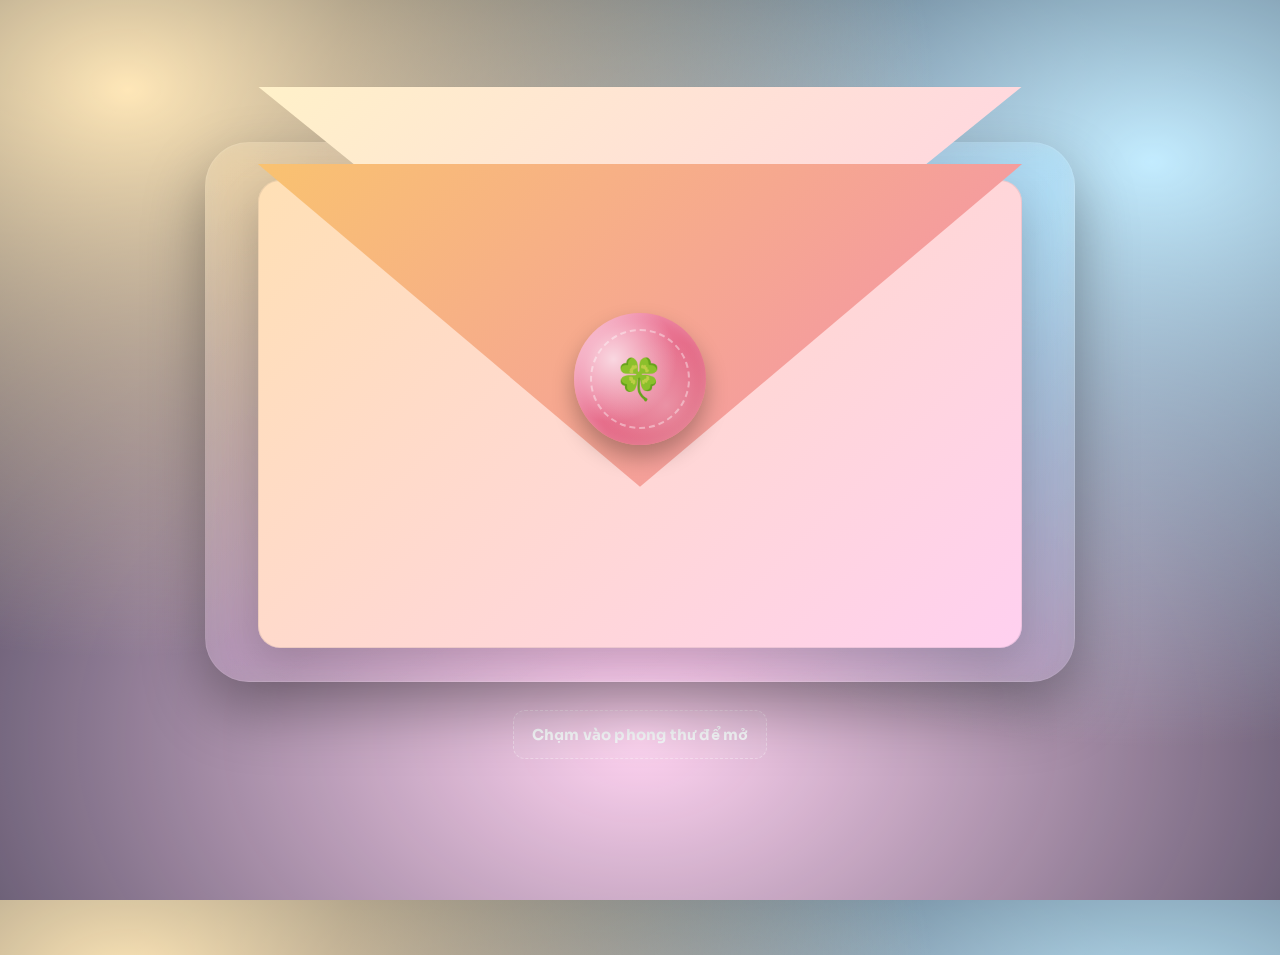
<file: Ethernet_Ver1/Middlewares/Third_Party/LwIP/src/apps/http/fs/card.html>
﻿<!doctype html>
<html lang="vi">
<head>
  <meta charset="UTF-8" />
  <meta name="viewport" content="width=device-width, initial-scale=1.0" />
  <title>Thiệp 3D dành cho bạn</title>
  <link rel="stylesheet" href="style.css" />
</head>
<body data-page="card">
  <main class="scene card-scene">
    <div class="glow"></div>

    <section class="card3d" id="cardShell" aria-label="Thiệp 3D">
      <div class="card-outer" id="cardOuter">
        <div class="envelope">
          <div class="envelope-body"></div>
          <div class="envelope-flap"></div>
          <div class="wax-seal" aria-label="Dấu sáp may mắn">🍀</div>
          <div class="letter"> 
            <p class="label">Lời chúc</p>
            <p id="letterText"></p>
            <div class="confetti"></div>
          </div>
        </div>
      </div>
    </section>
    <button class="open-hint" id="hintBtn">Chạm vào phong thư để mở</button>
  </main>

  <div class="toast-stack" id="toastStack" aria-live="polite"></div>
  <script src="main.js" type="module"></script>
</body>
</html>
</file>
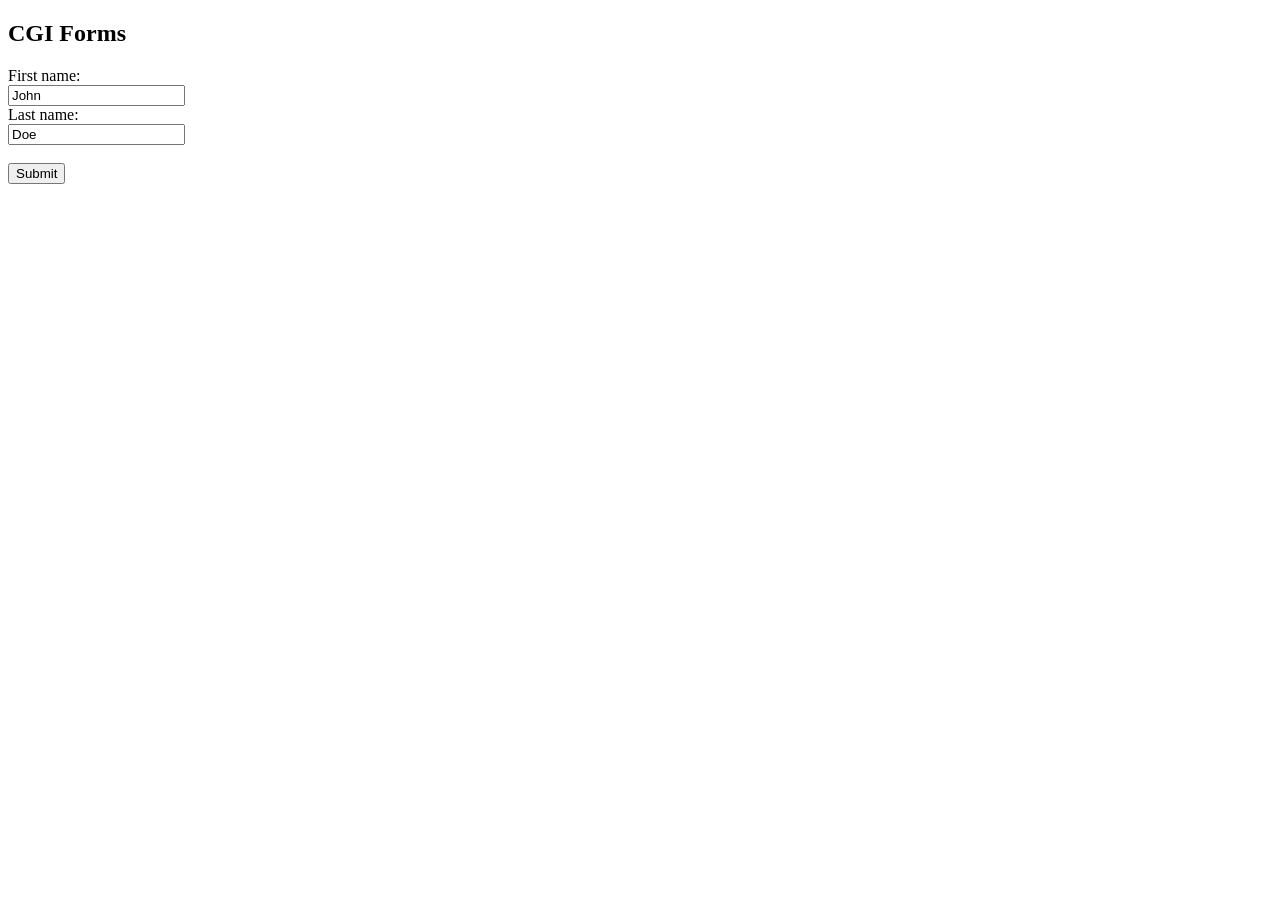
<file: Ethernet_Ver1/Middlewares/Third_Party/LwIP/src/apps/http/fs/cgi_form.html>
﻿<!DOCTYPE html>
<html>

<body>

  <h2>CGI Forms</h2>

  <form action="/form.cgi">
    <label for="fname">First name:</label><br>
    <input type="text" id="fname" name="fname" value="John"><br>
    <label for="lname">Last name:</label><br>
    <input type="text" id="lname" name="lname" value="Doe"><br><br>
    <input type="submit" value="Submit">
  </form>

</body>

</html>
</file>
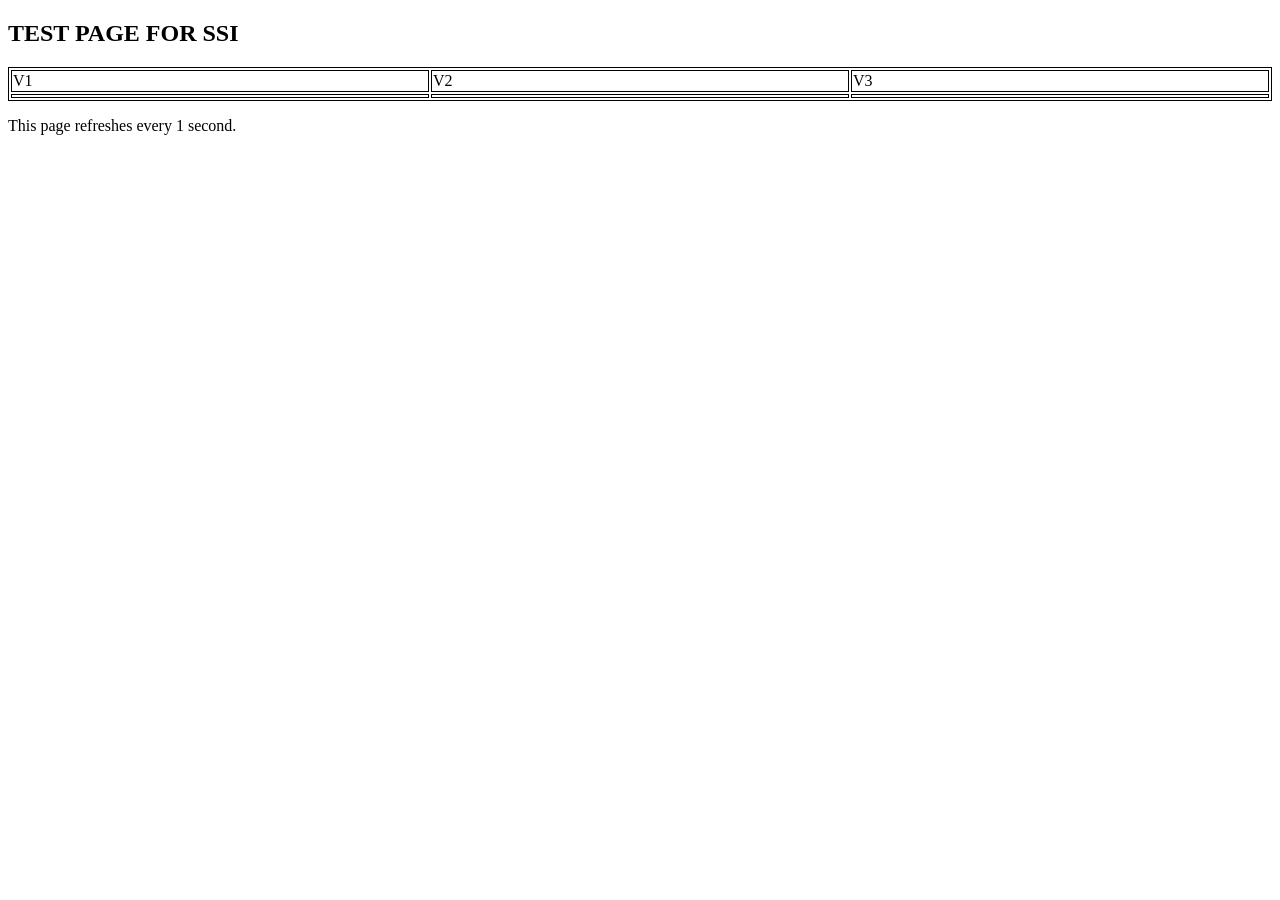
<file: Ethernet_Ver1/Middlewares/Third_Party/LwIP/src/apps/http/fs/ssihandle.shtml.html>
﻿<!DOCTYPE html>
<html>

<head>
  <title> SSI TEST </title>
  <meta http-equiv="refresh" content="1">
</head>
<style>
  table,
  th,
  td {
    border: 1px solid black;
  }
</style>

<body>

  <h2>TEST PAGE FOR SSI</h2>

  <table style="width:100%">
    <tr>
      <td>V1</td>
      <td>V2</td>
      <td>V3</td>
    </tr>
    <tr>
      <td><!--#x--></td>
      <td><!--#y--></td>
      <td><!--#z--></td>
    </tr>
  </table>

  <p>This page refreshes every 1 second.</p>

</body>

</html>
</file>
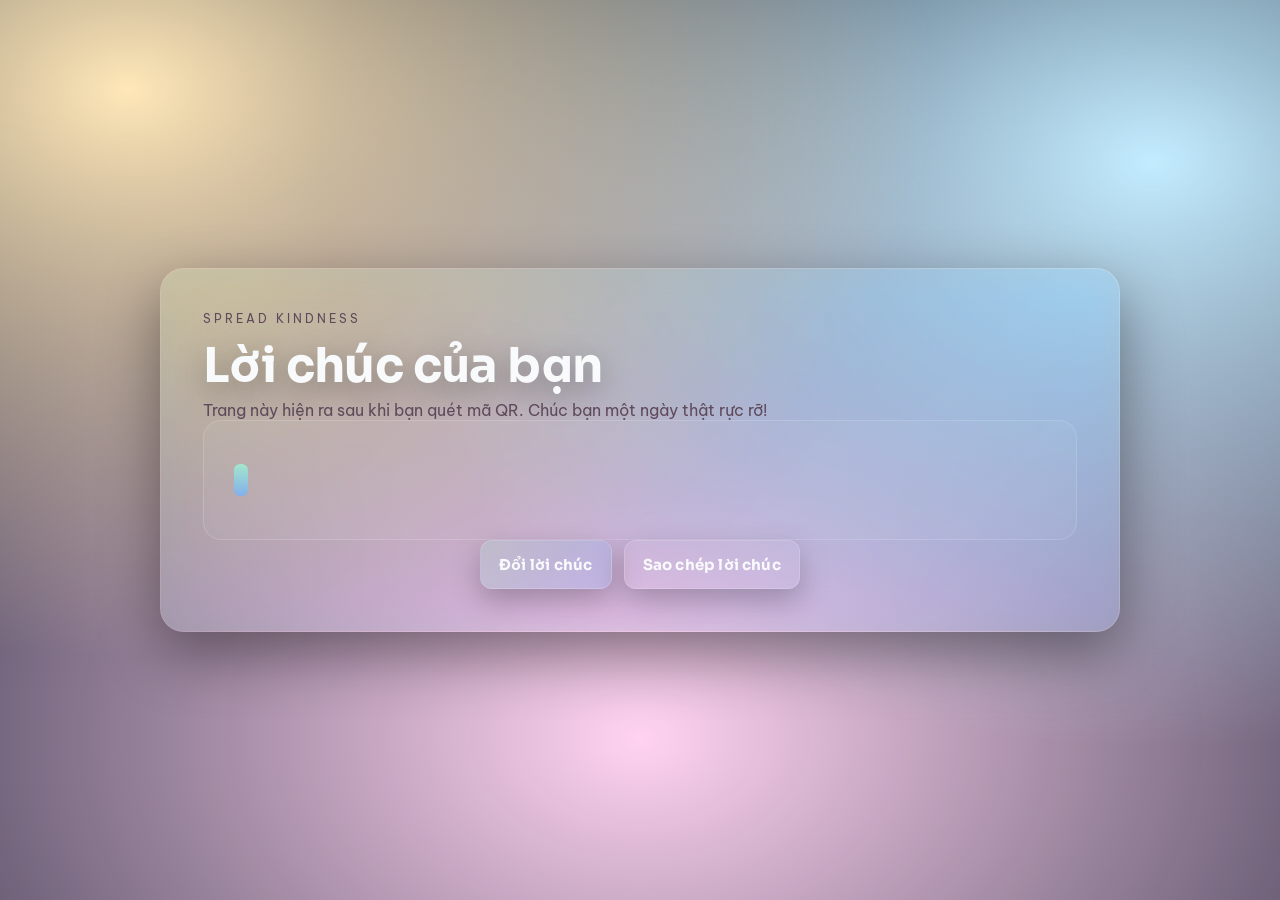
<file: Ethernet_Ver1/Middlewares/Third_Party/LwIP/src/apps/http/fs/wish.html>
﻿<!doctype html>
<html lang="vi">
<head>
  <meta charset="UTF-8" />
  <meta name="viewport" content="width=device-width, initial-scale=1.0" />
  <title>Lời chúc dành cho bạn</title>
  <link rel="stylesheet" href="style.css" />
</head>
<body data-page="wish">
  <main class="scene">
    <div class="glow"></div>
    <section class="card">
      <header>
        <p class="eyebrow">Spread kindness</p>
        <h1>Lời chúc của bạn</h1>
        <p class="sub">Trang này hiện ra sau khi bạn quét mã QR. Chúc bạn một ngày thật rực rỡ!</p>
      </header>

      <div class="wish show">
        <span id="wishText"></span>
        <div class="cursor"></div>
      </div>

      <div class="controls">
        <button id="shuffleBtn">Đổi lời chúc</button>
        <button id="copyBtn" class="ghost">Sao chép lời chúc</button>
      </div>
    </section>
  </main>

  <div class="toast-stack" id="toastStack" aria-live="polite"></div>
  <script src="main.js" type="module"></script>
</body>
</html>
</file>
<file: Ethernet_Ver1/Middlewares/Third_Party/LwIP/src/apps/http/fs/style.css>
@import url("https://fonts.googleapis.com/css2?family=Be+Vietnam+Pro:wght@400;500;600;700&family=Sora:wght@500;600;700&display=swap");

:root {
  --bg: radial-gradient(140% 140% at 10% 10%, #ffe7b8 0, transparent 45%),
        radial-gradient(130% 130% at 90% 18%, #c3ecff 0, transparent 50%),
        radial-gradient(160% 160% at 50% 82%, #ffd3f1 0, transparent 55%),
        #0f172a;
  --card: rgba(255, 255, 255, 0.08);
  --border: rgba(255, 255, 255, 0.16);
  --text: #f8fafc;
  --muted: #5e4a5b;
  --accent: #9ef7d2;
  --accent-2: #6fa8ff;
  --accent-3: #f58fb1;
  --shadow: 0 22px 60px rgba(0, 0, 0, 0.42);
  --radius: 24px;
  --blur: saturate(160%) blur(28px);
  --speed: 520ms;
  --display-font: "Sora", "Be Vietnam Pro", "Segoe UI", system-ui, -apple-system, sans-serif;
  --body-font: "Be Vietnam Pro", "Segoe UI", system-ui, -apple-system, sans-serif;
  --paper: #fffdf6;
}

* { box-sizing: border-box; }

body {
  margin: 0;
  height: 100vh;
  font-family: var(--body-font);
  background: var(--bg);
  color: var(--text);
  display: grid;
  place-items: center;
  overflow-x: hidden;
  overflow-y: auto;
  padding: 12px;
}

.scene {
  position: relative;
  width: min(1100px, 94vw);
  padding: 48px 18px;
  display: grid;
  place-items: center;
}

.scene.gate { padding: 72px 22px; }
.scene.card-scene { padding: 52px 18px; }

.glow {
  position: absolute;
  inset: -20%;
  filter: var(--blur);
  opacity: 0.6;
  animation: drift 16s ease-in-out infinite alternate;
  pointer-events: none;
}

.card {
  position: relative;
  width: min(960px, 100%);
  background: var(--card);
  border: 1px solid var(--border);
  border-radius: var(--radius);
  box-shadow: var(--shadow);
  padding: 42px;
  backdrop-filter: blur(18px) saturate(160%);
  overflow: hidden;
  isolation: isolate;
  animation: float 9s ease-in-out infinite;
}

.card::after {
  content: "";
  position: absolute;
  inset: 0;
  background: linear-gradient(135deg, rgba(158, 247, 210, 0.2), rgba(111, 168, 255, 0.16));
  opacity: 0.7;
  pointer-events: none;
}

header { position: relative; z-index: 2; }
header h1 {
  margin: 8px 0 4px;
  font-size: clamp(34px, 4.4vw, 48px);
  letter-spacing: -0.6px;
  font-family: var(--display-font);
  text-shadow: 0 8px 30px rgba(0, 0, 0, 0.35);
}
header .eyebrow {
  text-transform: uppercase;
  letter-spacing: 3px;
  font-size: 12px;
  color: var(--muted);
  margin: 0;
}
header .sub { margin: 0; color: var(--muted); max-width: 680px; }

.qr-panel {
  position: relative;
  margin: 32px 0;
  display: flex;
  flex-direction: column;
  align-items: center;
  gap: 16px;
}

.qr-frame {
  position: relative;
  width: 340px;
  aspect-ratio: 1;
  border-radius: 20px;
  background: linear-gradient(145deg, rgba(255, 255, 255, 0.08), rgba(255, 255, 255, 0.03));
  border: 1px solid var(--border);
  display: grid;
  place-items: center;
  overflow: hidden;
  box-shadow: 0 16px 40px rgba(0, 0, 0, 0.35);
}
.qr-frame.large { width: 360px; }

.qr-frame img {
  width: 86%;
  height: 86%;
  object-fit: contain;
  filter: drop-shadow(0 10px 20px rgba(0, 0, 0, 0.35));
  opacity: 0;
  transform: translateY(10px) scale(0.96);
  transition: opacity var(--speed) ease, transform var(--speed) ease;
}

.qr-frame img.visible { opacity: 1; transform: translateY(0) scale(1); }

.qr-frame .halo {
  position: absolute;
  inset: -20%;
  background: conic-gradient(from 90deg, rgba(158, 247, 210, 0.2), rgba(111, 168, 255, 0.18), rgba(158, 247, 210, 0.2));
  filter: blur(70px);
  animation: spin 14s linear infinite;
  pointer-events: none;
}

.hint { color: var(--muted); margin-top: 10px; }
.hint.center { text-align: center; max-width: 520px; }

.custom-box {
  margin: 10px 0 22px;
  display: grid;
  gap: 6px;
}

.custom-box label { color: var(--muted); font-weight: 600; letter-spacing: 0.2px; }
.custom-box textarea {
  width: 100%;
  border-radius: 14px;
  border: 1px solid var(--border);
  background: rgba(255, 255, 255, 0.05);
  color: var(--text);
  padding: 12px 14px;
  font-size: 15px;
  resize: vertical;
  min-height: 72px;
  font-family: var(--body-font);
}
.custom-box textarea:focus { outline: 2px solid rgba(111, 168, 255, 0.4); }

.wish {
  position: relative;
  padding: 22px 24px;
  border-radius: 18px;
  background: rgba(255, 255, 255, 0.05);
  border: 1px solid var(--border);
  min-height: 120px;
  font-size: clamp(20px, 2.4vw, 26px);
  line-height: 1.5;
  display: flex;
  align-items: center;
  overflow: hidden;
}

.wish #wishText { display: inline-block; opacity: 0; transform: translateY(8px); transition: opacity var(--speed) ease, transform var(--speed) ease; }
.wish.show #wishText { opacity: 1; transform: translateY(0); }

.cursor {
  width: 14px;
  height: 32px;
  margin-left: 6px;
  background: linear-gradient(180deg, #9ef7d2, #6fa8ff);
  border-radius: 6px;
  animation: blink 1s steps(2, start) infinite;
  opacity: 0.8;
}

.controls {
  display: flex;
  flex-wrap: wrap;
  gap: 12px;
  position: relative;
  z-index: 2;
  justify-content: center;
}

button {
  border: 1px solid var(--border);
  background: linear-gradient(120deg, rgba(158, 247, 210, 0.2), rgba(111, 168, 255, 0.2));
  color: var(--text);
  padding: 14px 18px;
  border-radius: 12px;
  font-size: 15px;
  font-weight: 700;
  font-family: var(--display-font);
  letter-spacing: 0.2px;
  cursor: pointer;
  transition: transform var(--speed) ease, box-shadow var(--speed) ease, border-color var(--speed) ease, background 220ms ease;
  box-shadow: 0 12px 30px rgba(0, 0, 0, 0.25);
}

button:hover { transform: translateY(-2px) scale(1.01); border-color: rgba(255, 255, 255, 0.4); }
button:active { transform: translateY(0); }
button.ghost { background: rgba(255, 255, 255, 0.05); }

/* Toasts */
.toast-stack {
  position: fixed;
  top: 26px;
  right: 26px;
  display: grid;
  gap: 10px;
  z-index: 40;
  pointer-events: none;
}

.toast {
  min-width: 220px;
  padding: 12px 14px;
  border-radius: 12px;
  background: rgba(15, 23, 42, 0.82);
  border: 1px solid rgba(255, 255, 255, 0.08);
  color: #e2e8f0;
  box-shadow: 0 12px 30px rgba(0, 0, 0, 0.3);
  transform: translateY(-10px);
  opacity: 0;
  transition: transform 260ms ease, opacity 260ms ease;
  pointer-events: auto;
}
.toast.show { opacity: 1; transform: translateY(0); }
.toast.success { border-left: 4px solid #9ef7d2; }
.toast.warn { border-left: 4px solid #fbbf24; }
.toast.error { border-left: 4px solid #fb7185; }

/* 3D envelope card */
.card3d {
  position: relative;
  width: min(900px, 68vw);
  height: min(840px, 60vh);
  perspective: 2000px;
  display: grid;
  place-items: center;
  gap: 14px;
  cursor: pointer;
  margin: 0 auto;
  justify-self: center;
  align-self: center;
}

.card-outer {
  position: relative;
  width: 100%;
  height: 100%;
  transform-style: preserve-3d;
  transition: transform 0.9s cubic-bezier(0.23, 1, 0.32, 1);
}

.card3d.open #cardOuter { transform: none; animation: none; }
.card3d:not(.open) #cardOuter {
  animation: sway 6.2s ease-in-out infinite;
}

.envelope {
  position: absolute;
  inset: 0;
  border-radius: 44px;
  background: linear-gradient(145deg, rgba(255, 255, 255, 0.16), rgba(255, 255, 255, 0.05));
  border: 1px solid rgba(255, 255, 255, 0.08);
  backdrop-filter: blur(16px) saturate(140%);
  overflow: visible;
  box-shadow: 0 28px 60px rgba(0, 0, 0, 0.34);
  display: grid;
  place-items: center;
}

.envelope-body {
  position: absolute;
  inset: 7% 6% 6% 6%;
  background: linear-gradient(135deg, #ffe0b5, #ffd0f0);
  border-radius: 22px;
  box-shadow: inset 0 0 0 1px rgba(15, 23, 42, 0.08), 0 18px 44px rgba(0, 0, 0, 0.18);
}

.envelope-body::after {
  content: "";
  position: absolute;
  inset: -20% 0 auto 0;
  height: 66%;
  background: linear-gradient(135deg, #fff1c9, #ffcfe6);
  clip-path: polygon(0 0, 100% 0, 50% 100%);
  filter: drop-shadow(0 18px 22px rgba(0, 0, 0, 0.08));
}

.envelope-flap {
  position: absolute;
  inset: 4% 6% auto 6%;
  height: 60%;
  background: linear-gradient(135deg, #f9c270, #f38db0);
  clip-path: polygon(0 0, 100% 0, 50% 100%);
  transform-origin: top center;
  transform: rotateX(0deg);
  transition: transform 1s cubic-bezier(0.18, 0.9, 0.32, 1.1);
  box-shadow: 0 20px 30px rgba(0, 0, 0, 0.16);
}

.card3d.open .envelope-flap {
  transform: rotateX(-170deg) translateZ(3px);
}

.wax-seal {
  position: absolute;
  top: 44%;
  left: 50%;
  width: 132px;
  height: 132px;
  transform: translate(-50%, -50%) translateZ(12px);
  border-radius: 50%;
  background:
    radial-gradient(circle at 30% 35%, rgba(255, 255, 255, 0.7), transparent 50%),
    radial-gradient(circle at 70% 70%, rgba(255, 255, 255, 0.3), transparent 50%),
    linear-gradient(135deg, #f58fb1, #d94f68);
  box-shadow: 0 12px 22px rgba(0, 0, 0, 0.28), inset 0 0 12px rgba(255, 255, 255, 0.18);
  display: grid;
  place-items: center;
  color: #fff5f5;
  font-family: var(--display-font);
  font-size: 40px;
  letter-spacing: 1px;
  transition: transform 0.6s ease, filter 0.6s ease;
}

.wax-seal::after {
  content: "";
  position: absolute;
  inset: 12%;
  border-radius: 50%;
  border: 2px dashed rgba(255, 255, 255, 0.4);
}

.card3d.open .wax-seal {
  transform: translate(-50%, -50%) translateZ(12px) scale(0.92);
  filter: drop-shadow(0 10px 18px rgba(0, 0, 0, 0.25));
}

.letter {
  position: absolute;
  left: 10%;
  right: 10%;
  bottom: 20%;
  height: var(--letter-height, 420px);
  background: var(--paper);
  border-radius: 14px 14px 12px 12px;
  padding: 18px 20px 22px;
  box-shadow: 0 12px 40px rgba(0, 0, 0, 0.18), inset 0 0 0 1px rgba(15, 23, 42, 0.08);
  transform: translateY(62%);
  opacity: 0;
  transition: transform 1s cubic-bezier(0.19, 1, 0.32, 1), opacity 0.6s ease 0.2s, filter 0.8s ease;
  overflow: hidden;
}

.card3d.open .letter {
  transform: translateY(20%);
  opacity: 1;
  filter: drop-shadow(0 22px 40px rgba(0, 0, 0, 0.22));
}

.letter::before {
  content: "";
  position: absolute;
  inset: 0;
  background: linear-gradient(180deg, rgba(255, 232, 199, 0.18), transparent 32%);
  pointer-events: none;
}

.label {
  margin: 0 0 10px;
  font-weight: 700;
  color: #475569;
  letter-spacing: 0.4px;
  font-family: var(--display-font);
}

#letterText {
  margin: 0;
  font-size: 18px;
  line-height: 1.6;
  color: #111827;
  max-height: calc(100% - 38px);
  overflow: auto;
  padding-right: 6px;
}

.spine { display: none; }

.open-hint {
  margin-top: 28px;
  background: rgba(255, 255, 255, 0.07);
  border: 1px dashed rgba(255, 255, 255, 0.35);
  color: var(--text);
  box-shadow: none;
}

.confetti {
  position: absolute;
  inset: -10%;
  background: radial-gradient(circle at 20% 30%, rgba(158, 247, 210, 0.22), transparent 32%),
              radial-gradient(circle at 80% 60%, rgba(111, 168, 255, 0.22), transparent 30%),
              radial-gradient(circle at 40% 80%, rgba(251, 191, 36, 0.22), transparent 26%);
  pointer-events: none;
  animation: drift 14s ease-in-out infinite alternate;
}

@keyframes drift {
  0% { transform: translate(-20px, -10px) scale(1); }
  100% { transform: translate(30px, 20px) scale(1.04); }
}

@keyframes float {
  0% { transform: translateY(0); }
  50% { transform: translateY(-10px); }
  100% { transform: translateY(0); }
}

@keyframes spin { to { transform: rotate(360deg); } }

@keyframes blink { 0%, 100% { opacity: 0; } 50% { opacity: 1; } }

@keyframes sway {
  0% { transform: translateX(0) rotateZ(0deg); }
  20% { transform: translateX(-8px) rotateZ(-1.5deg); }
  50% { transform: translateX(0) rotateZ(0deg); }
  80% { transform: translateX(8px) rotateZ(1.5deg); }
  100% { transform: translateX(0) rotateZ(0deg); }
}

@media (max-width: 860px) {
  .qr-panel { grid-template-columns: 1fr; justify-items: center; }
  .qr-frame { width: min(280px, 62vw); }
  .link-pill { width: 100%; }
  .card3d { height: 420px; width: 50vw; }
}

@media (max-width: 720px) {
  body { padding-inline: max(12px, env(safe-area-inset-left)) max(12px, env(safe-area-inset-right)); }
  .scene.card-scene { width: 100%; padding: 28px 14px 40px; }
  .card3d {
    width: 100%;
    max-width: 420px;
    height: clamp(220px, 52vh, 320px);
    margin-inline: auto;
  }
  /* Giữ phong thư đứng yên, tránh cảm giác lệch trên mobile */
  .card3d:not(.open) #cardOuter { animation: none; transform: none; }
}

@media (max-width: 560px) {
  body {
    padding: 18px 0;
    padding-inline: max(12px, env(safe-area-inset-left)) max(12px, env(safe-area-inset-right));
  }
  .card { padding: 28px; }
  .controls { flex-direction: column; }
  button { width: 100%; text-align: center; }
  .custom-box textarea { width: 100%; }
  .card3d { height: 420px; }
}
</file>
